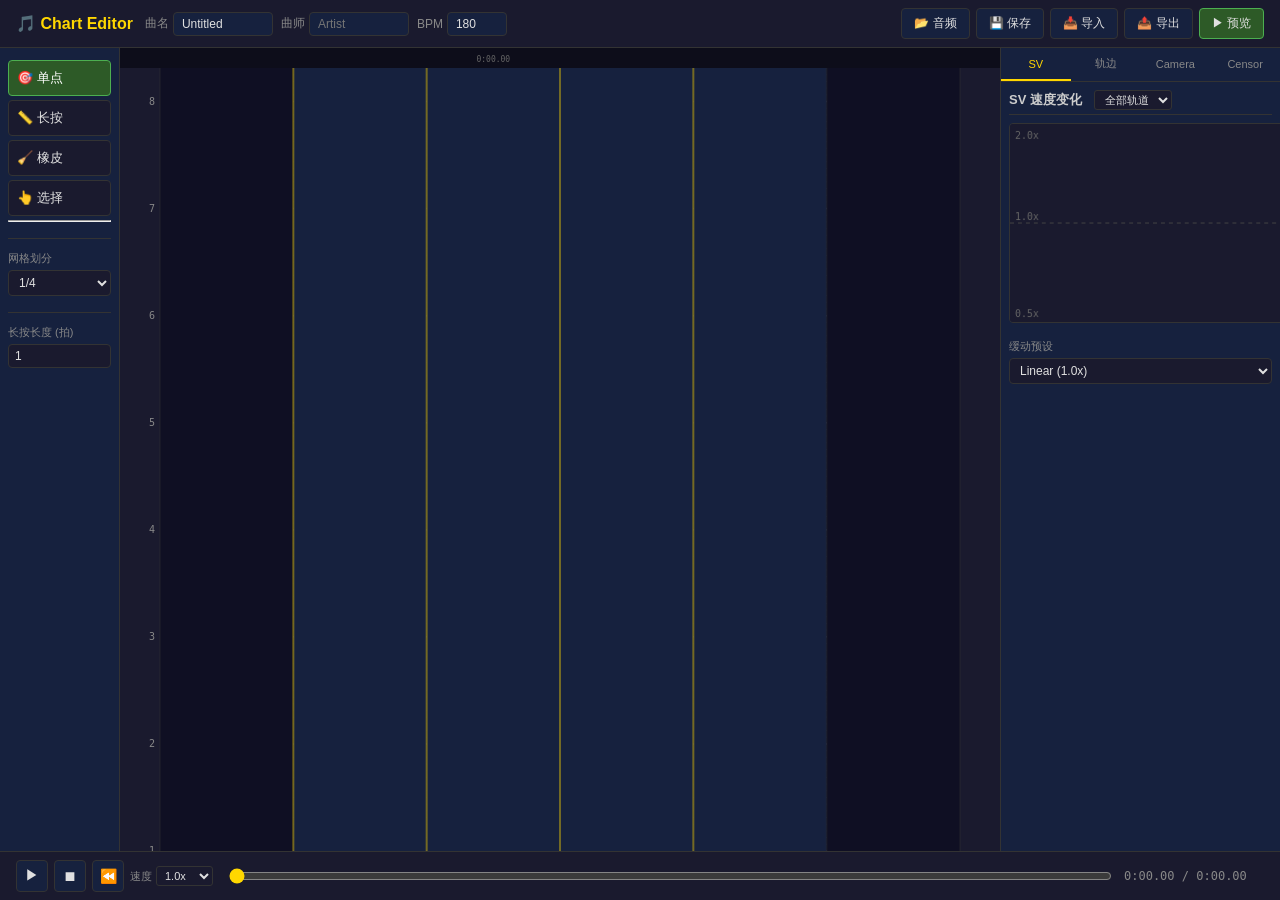
<file: neta-rhythm-game/src/editor/index.html>
<!DOCTYPE html>
<html lang="zh-CN">
<head>
    <meta charset="UTF-8">
    <meta name="viewport" content="width=device-width, initial-scale=1.0">
    <title>Chart Editor - Rhythm Game</title>
    <link rel="stylesheet" href="editor.css">
</head>
<body>
    <div id="app">
        <!-- 顶栏 -->
        <div id="toolbar">
            <div class="toolbar-left">
                <span class="title">🎵 Chart Editor</span>
                <div class="meta-group">
                    <label>曲名 <input type="text" id="song-name" placeholder="Song Name" value="Untitled"></label>
                    <label>曲师 <input type="text" id="song-artist" placeholder="Artist" value=""></label>
                    <label>BPM <input type="number" id="bpm" value="180" min="10" max="999" step="1"></label>
                </div>
            </div>
            <div class="toolbar-right">
                <button id="btn-audio" class="btn" title="上传音频">📂 音频</button>
                <button id="btn-save" class="btn" title="保存谱面">💾 保存</button>
                <button id="btn-load" class="btn" title="导入谱面">📥 导入</button>
                <button id="btn-export" class="btn" title="导出谱面">📤 导出</button>
                <button id="btn-preview" class="btn btn-primary" title="预览">▶ 预览</button>
                <input type="file" id="file-audio" accept="audio/*" hidden>
                <input type="file" id="file-chart" accept=".json,.chart" hidden>
            </div>
        </div>

        <!-- 主编辑区 -->
        <div id="editor-main">
            <!-- 左侧工具栏 -->
            <div id="tools-panel">
                <button class="tool-btn active" data-tool="tap" title="单点">🎯 单点</button>
                <button class="tool-btn" data-tool="hold" title="长按">📏 长按</button>
                <button class="tool-btn" data-tool="erase" title="橡皮">🧹 橡皮</button>
                <button class="tool-btn" data-tool="select" title="选择">👆 选择</button>
                <hr>
                <div class="tool-section">
                    <label>网格划分</label>
                    <select id="snap-division">
                        <option value="1">1/1</option>
                        <option value="2">1/2</option>
                        <option value="3">1/3</option>
                        <option value="4" selected>1/4</option>
                        <option value="5">1/5</option>
                        <option value="6">1/6</option>
                        <option value="8">1/8</option>
                        <option value="12">1/12</option>
                        <option value="16">1/16</option>
                        <option value="custom">自定义</option>
                    </select>
                    <input type="number" id="snap-custom" placeholder="分母" min="1" max="128" hidden>
                </div>
                <div class="tool-section">
                    <label>长按长度 (拍)</label>
                    <input type="number" id="hold-length" value="1" min="0.125" max="16" step="0.125">
                </div>
            </div>

            <!-- 中间：6轨谱面 -->
            <div id="chart-area">
                <canvas id="chart-canvas"></canvas>
                <div id="time-ruler"></div>
            </div>

            <!-- 右侧：SV + 轨边 + Camera -->
            <div id="side-panel">
                <div class="panel-tabs">
                    <button class="panel-tab active" data-panel="sv">SV</button>
                    <button class="panel-tab" data-panel="lanes">轨边</button>
                    <button class="panel-tab" data-panel="camera">Camera</button>
                    <button class="panel-tab" data-panel="censor">Censor</button>
                </div>
                <div class="panel-content active" id="panel-sv">
                    <div class="panel-header">
                        <span>SV 速度变化</span>
                        <select id="sv-lane-select">
                            <option value="all">全部轨道</option>
                            <option value="0">0轨</option>
                            <option value="1">1轨</option>
                            <option value="2">2轨</option>
                            <option value="3">3轨</option>
                            <option value="4">4轨</option>
                            <option value="5">5轨</option>
                        </select>
                    </div>
                    <canvas id="sv-canvas"></canvas>
                    <div class="sv-presets">
                        <label>缓动预设</label>
                        <select id="sv-easing">
                            <option value="linear">Linear (1.0x)</option>
                            <option value="ease-in">Ease In</option>
                            <option value="ease-out">Ease Out</option>
                            <option value="ease-in-out">Ease In-Out</option>
                            <option value="bounce">Bounce</option>
                            <option value="elastic">Elastic</option>
                            <option value="sine-in">Sine In</option>
                            <option value="sine-out">Sine Out</option>
                            <option value="quad-in">Quad In</option>
                            <option value="quad-out">Quad Out</option>
                            <option value="cubic-in">Cubic In</option>
                            <option value="cubic-out">Cubic Out</option>
                            <option value="expo-in">Expo In</option>
                            <option value="expo-out">Expo Out</option>
                            <option value="circ-in">Circ In</option>
                            <option value="circ-out">Circ Out</option>
                            <option value="back-in">Back In</option>
                            <option value="back-out">Back Out</option>
                            <option value="custom">自定义曲线</option>
                        </select>
                    </div>
                </div>
                <div class="panel-content" id="panel-lanes">
                    <div class="panel-header"><span>轨边亮灭控制</span></div>
                    <div id="lane-controls"></div>
                    <div class="lane-edge-grid">
                        <div class="edge-label">边0 (轨0左)</div>
                        <div class="edge-controls" data-edge="0"></div>
                        <div class="edge-label">边1 (轨0-1)</div>
                        <div class="edge-controls" data-edge="1"></div>
                        <div class="edge-label">边2 (轨1-2)</div>
                        <div class="edge-controls" data-edge="2"></div>
                        <div class="edge-label">边3 (轨2-3)</div>
                        <div class="edge-controls" data-edge="3"></div>
                        <div class="edge-label">边4 (轨3-4)</div>
                        <div class="edge-controls" data-edge="4"></div>
                        <div class="edge-label">边5 (轨4-5)</div>
                        <div class="edge-controls" data-edge="5"></div>
                        <div class="edge-label">边6 (轨5右)</div>
                        <div class="edge-controls" data-edge="6"></div>
                    </div>
                </div>
                <div class="panel-content" id="panel-camera">
                    <div class="panel-header"><span>Camera 距离控制</span></div>
                    <canvas id="camera-canvas"></canvas>
                    <div class="camera-info">
                        <label>初始值</label>
                        <input type="number" id="camera-default" value="100" min="10" max="500">
                        <small>值越大 = 视距越远 = 元素越小</small>
                    </div>
                </div>
                <div class="panel-content" id="panel-censor">
                    <div class="panel-header"><span>Censor 黑色晕影</span></div>
                    <div class="censor-controls">
                        <label>方向</label>
                        <select id="censor-direction">
                            <option value="none">无</option>
                            <option value="top">上方</option>
                            <option value="sides">左右两侧</option>
                            <option value="all">四周</option>
                        </select>
                        <label>距离/强度</label>
                        <input type="range" id="censor-distance" min="0" max="100" value="0">
                        <span id="censor-value">0%</span>
                    </div>
                </div>
            </div>
        </div>

        <!-- 底部控制栏 -->
        <div id="bottom-bar">
            <div class="playback-controls">
                <button id="btn-play" class="btn-icon" title="播放/暂停">▶</button>
                <button id="btn-stop" class="btn-icon" title="停止">⏹</button>
                <button id="btn-rewind" class="btn-icon" title="后退">⏪</button>
                <label>速度
                    <select id="playback-speed">
                        <option value="0.25">0.25x</option>
                        <option value="0.5">0.5x</option>
                        <option value="0.75">0.75x</option>
                        <option value="1" selected>1.0x</option>
                        <option value="1.25">1.25x</option>
                        <option value="1.5">1.5x</option>
                        <option value="2">2.0x</option>
                    </select>
                </label>
            </div>
            <div class="timeline">
                <input type="range" id="timeline-scrubber" min="0" max="100" value="0" step="0.01">
                <span id="time-display">0:00.00 / 0:00.00</span>
            </div>
        </div>
    </div>

    <script src="chart.js"></script>
    <script src="editor.js"></script>
</body>
</html>
</file>
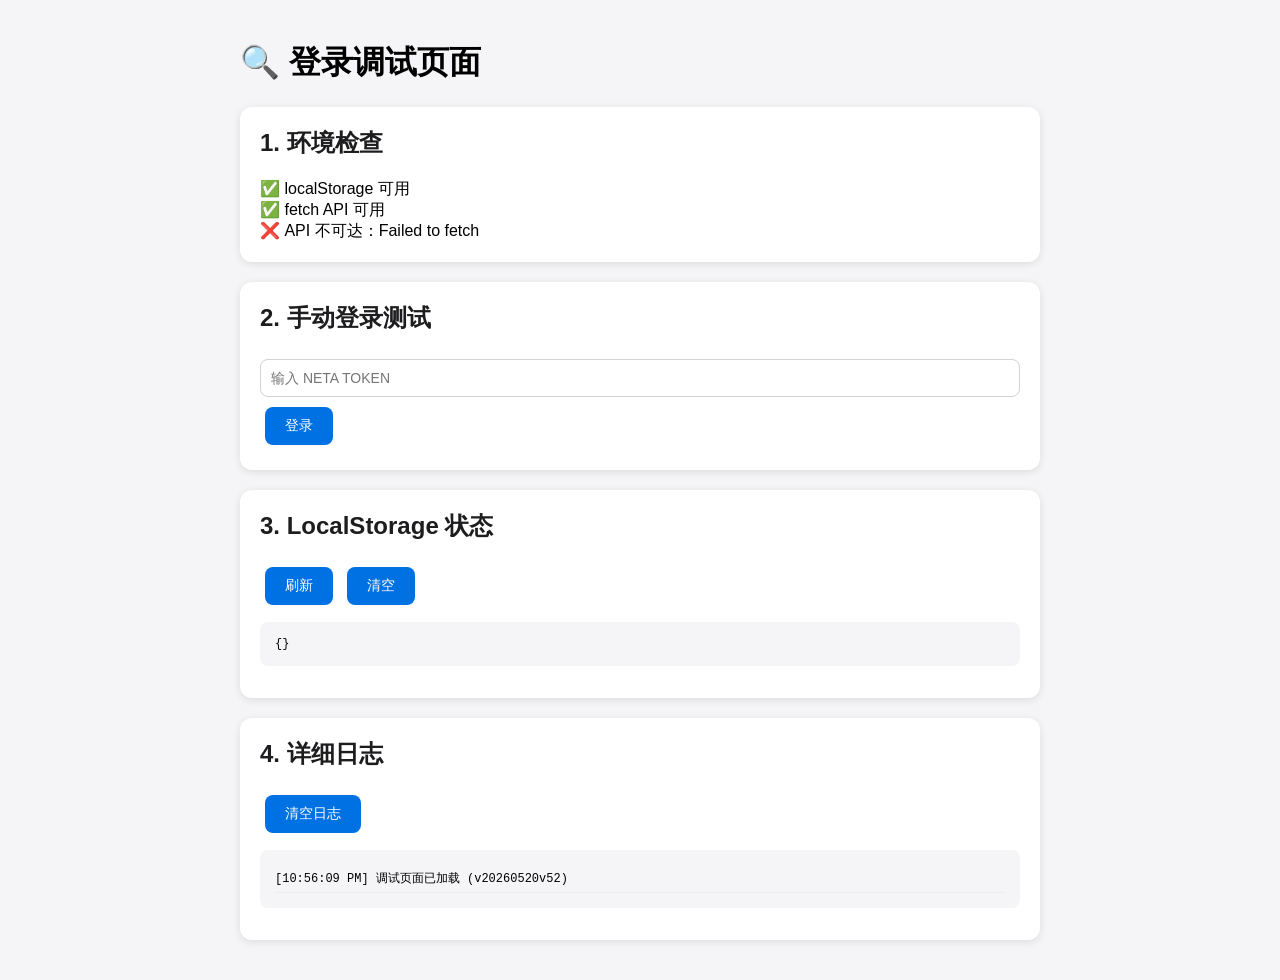
<file: debug-login.html>
<!DOCTYPE html>
<html lang="zh-CN">
<head>
    <meta charset="UTF-8">
    <meta name="viewport" content="width=device-width, initial-scale=1.0">
    <title>登录调试页面</title>
    <style>
        body {
            font-family: -apple-system, BlinkMacSystemFont, 'Segoe UI', Roboto, sans-serif;
            padding: 20px;
            max-width: 800px;
            margin: 0 auto;
            background: #f5f5f7;
        }
        .section {
            background: white;
            border-radius: 12px;
            padding: 20px;
            margin-bottom: 20px;
            box-shadow: 0 2px 8px rgba(0,0,0,0.1);
        }
        h2 { margin-top: 0; color: #1d1d1f; }
        button {
            background: #0071e3;
            color: white;
            border: none;
            padding: 10px 20px;
            border-radius: 8px;
            cursor: pointer;
            margin: 5px;
            font-size: 14px;
        }
        button:hover { background: #0077ed; }
        button:disabled { background: #86868b; cursor: not-allowed; }
        input[type="text"] {
            width: 100%;
            padding: 10px;
            border: 1px solid #d2d2d7;
            border-radius: 8px;
            font-size: 14px;
            box-sizing: border-box;
            margin: 5px 0;
        }
        pre {
            background: #f5f5f7;
            padding: 15px;
            border-radius: 8px;
            overflow-x: auto;
            font-size: 12px;
            max-height: 300px;
            overflow-y: auto;
        }
        .status { padding: 10px; border-radius: 8px; margin: 10px 0; }
        .status.success { background: #d4edda; color: #155724; }
        .status.error { background: #f8d7da; color: #721c24; }
        .status.info { background: #d1ecf1; color: #0c5460; }
        .log-entry { border-bottom: 1px solid #eee; padding: 5px 0; }
        .log-entry.error { color: #dc3545; }
        .log-entry.success { color: #28a745; }
    </style>
</head>
<body>
    <h1>🔍 登录调试页面</h1>
    
    <div class="section">
        <h2>1. 环境检查</h2>
        <div id="env-check">检查中...</div>
    </div>
    
    <div class="section">
        <h2>2. 手动登录测试</h2>
        <input type="text" id="token-input" placeholder="输入 NETA TOKEN">
        <button id="login-btn" onclick="manualLogin()">登录</button>
        <div id="login-status"></div>
    </div>
    
    <div class="section">
        <h2>3. LocalStorage 状态</h2>
        <button onclick="showStorage()">刷新</button>
        <button onclick="clearStorage()">清空</button>
        <pre id="storage-state">加载中...</pre>
    </div>
    
    <div class="section">
        <h2>4. 详细日志</h2>
        <button onclick="clearLog()">清空日志</button>
        <pre id="log-container"></pre>
    </div>

    <script>
        const API_BASE = 'https://api.talesofai.cn';
        const logContainer = document.getElementById('log-container');
        
        // 重写 console
        const originalLog = console.log;
        const originalError = console.error;
        console.log = function(...args) {
            originalLog.apply(console, args);
            addLog(args.join(' '), 'info');
        };
        console.error = function(...args) {
            originalError.apply(console, args);
            addLog(args.join(' '), 'error');
        };
        
        function addLog(message, type = 'info') {
            const entry = document.createElement('div');
            entry.className = `log-entry ${type}`;
            entry.textContent = `[${new Date().toLocaleTimeString()}] ${message}`;
            logContainer.appendChild(entry);
            logContainer.scrollTop = logContainer.scrollHeight;
        }
        
        function checkEnv() {
            const el = document.getElementById('env-check');
            const checks = [];
            
            // 检查 localStorage
            try {
                localStorage.setItem('test', '1');
                localStorage.removeItem('test');
                checks.push('✅ localStorage 可用');
            } catch (e) {
                checks.push('❌ localStorage 不可用：' + e.message);
            }
            
            // 检查 fetch
            if (typeof fetch === 'function') {
                checks.push('✅ fetch API 可用');
            } else {
                checks.push('❌ fetch API 不可用');
            }
            
            // 检查 API 连通性
            fetch(`${API_BASE}/v1/user/`, {
                headers: { 'x-token': 'test', 'x-platform': 'nieta-app/web' }
            }).then(res => {
                checks.push(`✅ API 可达 (HTTP ${res.status})`);
                el.innerHTML = checks.join('<br>');
            }).catch(e => {
                checks.push('❌ API 不可达：' + e.message);
                el.innerHTML = checks.join('<br>');
            });
            
            el.innerHTML = checks.join('<br>');
        }
        
        function showStorage() {
            const storage = {};
            for (let i = 0; i < localStorage.length; i++) {
                const key = localStorage.key(i);
                const value = localStorage.getItem(key);
                if (key.includes('neta')) {
                    storage[key] = key.includes('token') ? value.substring(0, 50) + '...' : value;
                }
            }
            document.getElementById('storage-state').textContent = JSON.stringify(storage, null, 2);
        }
        
        function clearStorage() {
            const keysToRemove = [];
            for (let i = 0; i < localStorage.length; i++) {
                const key = localStorage.key(i);
                if (key.includes('neta')) {
                    keysToRemove.push(key);
                }
            }
            keysToRemove.forEach(key => localStorage.removeItem(key));
            showStorage();
            addLog('已清空 Neta 相关 localStorage', 'success');
        }
        
        function clearLog() {
            logContainer.innerHTML = '';
        }
        
        async function manualLogin() {
            const tokenInput = document.getElementById('token-input');
            const statusEl = document.getElementById('login-status');
            const loginBtn = document.getElementById('login-btn');
            
            const token = tokenInput.value.trim();
            
            if (!token) {
                statusEl.innerHTML = '<div class="status error">请输入 Token</div>';
                addLog('登录失败：Token 为空', 'error');
                return;
            }
            
            loginBtn.disabled = true;
            loginBtn.textContent = '登录中...';
            statusEl.innerHTML = '<div class="status info">正在验证 Token...</div>';
            addLog(`尝试登录，Token 长度：${token.length}`);
            
            try {
                const startTime = Date.now();
                addLog(`发起请求：${API_BASE}/v1/user/`);
                addLog(`请求头：x-token=${token.substring(0, 20)}..., x-platform=nieta-app/web`);
                
                const res = await fetch(`${API_BASE}/v1/user/`, {
                    method: 'GET',
                    headers: { 
                        'x-token': token, 
                        'x-platform': 'nieta-app/web',
                        'Content-Type': 'application/json'
                    },
                    mode: 'cors',
                    credentials: 'omit'
                });
                const endTime = Date.now();
                
                addLog(`API 响应时间：${endTime - startTime}ms`);
                addLog(`API 响应状态：${res.status}`);
                addLog(`CORS 检查：Access-Control-Allow-Origin=${res.headers.get('Access-Control-Allow-Origin')}`);
                
                if (!res.ok) {
                    let errorText = `HTTP ${res.status}`;
                    try {
                        const errorData = await res.json();
                        errorText = errorData.message || errorData.detail || errorText;
                        addLog(`错误详情：${JSON.stringify(errorData)}`, 'error');
                    } catch (e) {
                        addLog(`无法解析错误响应：${e.message}`, 'error');
                    }
                    statusEl.innerHTML = `<div class="status error">登录失败：${errorText}</div>`;
                    loginBtn.disabled = false;
                    loginBtn.textContent = '登录';
                    return;
                }
                
                const data = await res.json();
                addLog(`登录成功，用户数据：${JSON.stringify({id: data.id, name: data.nick_name, uuid: data.uuid})}`, 'success');
                
                if (!data.id || !data.uuid) {
                    statusEl.innerHTML = '<div class="status error">Token 验证失败：数据不完整</div>';
                    addLog('数据不完整', 'error');
                    loginBtn.disabled = false;
                    loginBtn.textContent = '登录';
                    return;
                }
                
                // 保存 Token
                localStorage.setItem('neta_token', token);
                addLog('Token 已保存到 localStorage', 'success');
                
                // 保存账号历史
                const accounts = JSON.parse(localStorage.getItem('neta_accounts') || '[]');
                const exists = accounts.some(acc => acc.token === token);
                if (!exists) {
                    accounts.push({
                        token: token,
                        userId: data.nick_name || data.name,
                        avatar: data.avatar_url || '',
                        addedAt: Date.now()
                    });
                    localStorage.setItem('neta_accounts', JSON.stringify(accounts));
                    addLog('账号已保存到历史', 'success');
                }
                
                statusEl.innerHTML = `<div class="status success">✓ 登录成功！用户：${data.nick_name || data.name}</div>`;
                addLog('登录流程完成', 'success');
                
                showStorage();
                
                loginBtn.disabled = false;
                loginBtn.textContent = '登录';
                
            } catch (error) {
                addLog(`登录异常：${error.message}`, 'error');
                addLog(`堆栈：${error.stack}`, 'error');
                statusEl.innerHTML = `<div class="status error">登录失败：${error.message}</div>`;
                loginBtn.disabled = false;
                loginBtn.textContent = '登录';
            }
        }
        
        // 初始化
        checkEnv();
        showStorage();
        addLog('调试页面已加载 (v20260520v52)');
    </script>
</body>
</html>
</file>
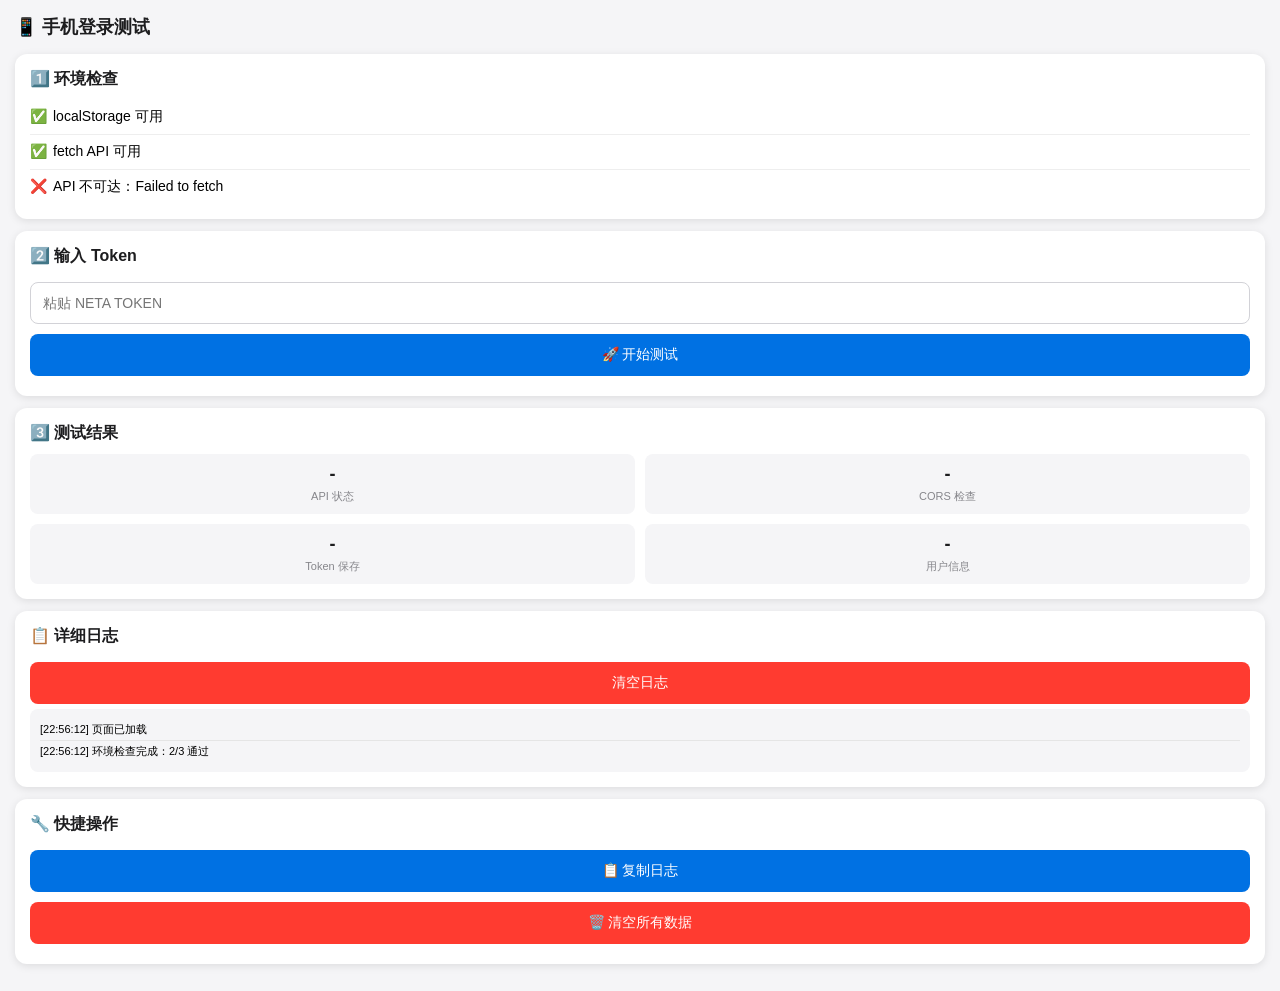
<file: mobile-test.html>
<!DOCTYPE html>
<html lang="zh-CN">
<head>
    <meta charset="UTF-8">
    <meta name="viewport" content="width=device-width, initial-scale=1.0, maximum-scale=1.0, user-scalable=no">
    <title>手机登录测试</title>
    <style>
        * { box-sizing: border-box; -webkit-tap-highlight-color: transparent; }
        body {
            font-family: -apple-system, BlinkMacSystemFont, 'Segoe UI', sans-serif;
            padding: 15px;
            margin: 0;
            background: #f5f5f7;
            font-size: 14px;
        }
        .card {
            background: white;
            border-radius: 12px;
            padding: 15px;
            margin-bottom: 12px;
            box-shadow: 0 2px 8px rgba(0,0,0,0.1);
        }
        h1 { font-size: 18px; margin: 0 0 15px 0; color: #1d1d1f; }
        h2 { font-size: 16px; margin: 0 0 10px 0; color: #1d1d1f; }
        .btn {
            background: #0071e3;
            color: white;
            border: none;
            padding: 12px 20px;
            border-radius: 8px;
            font-size: 14px;
            font-weight: 500;
            width: 100%;
            margin: 5px 0;
            cursor: pointer;
        }
        .btn:active { background: #005bb5; }
        .btn:disabled { background: #86868b; }
        .btn-success { background: #34c759; }
        .btn-danger { background: #ff3b30; }
        input {
            width: 100%;
            padding: 12px;
            border: 1px solid #d2d2d7;
            border-radius: 8px;
            font-size: 14px;
            margin: 5px 0;
            -webkit-appearance: none;
        }
        .status {
            padding: 12px;
            border-radius: 8px;
            margin: 10px 0;
            font-size: 13px;
        }
        .status.success { background: #d4edda; color: #155724; }
        .status.error { background: #f8d7da; color: #721c24; }
        .status.info { background: #d1ecf1; color: #0c5460; }
        .log {
            background: #f5f5f7;
            padding: 10px;
            border-radius: 8px;
            font-size: 11px;
            max-height: 200px;
            overflow-y: auto;
            white-space: pre-wrap;
            word-break: break-all;
        }
        .log-item { padding: 3px 0; border-bottom: 1px solid #e5e5e5; }
        .log-item:last-child { border-bottom: none; }
        .log-item.error { color: #ff3b30; }
        .log-item.success { color: #34c759; }
        .check-item { padding: 8px 0; border-bottom: 1px solid #eee; }
        .check-item:last-child { border-bottom: none; }
        .check-icon { margin-right: 6px; }
        .result-grid { display: grid; grid-template-columns: 1fr 1fr; gap: 10px; }
        .result-box { background: #f5f5f7; padding: 10px; border-radius: 8px; text-align: center; }
        .result-value { font-size: 18px; font-weight: bold; color: #1d1d1f; }
        .result-label { font-size: 11px; color: #86868b; margin-top: 4px; }
    </style>
</head>
<body>
    <h1>📱 手机登录测试</h1>
    
    <div class="card">
        <h2>1️⃣ 环境检查</h2>
        <div id="env-result">检查中...</div>
    </div>
    
    <div class="card">
        <h2>2️⃣ 输入 Token</h2>
        <input type="text" id="token-input" placeholder="粘贴 NETA TOKEN" autocomplete="off">
        <button class="btn" id="test-btn" onclick="runTest()">🚀 开始测试</button>
        <div id="test-status"></div>
    </div>
    
    <div class="card">
        <h2>3️⃣ 测试结果</h2>
        <div class="result-grid">
            <div class="result-box">
                <div class="result-value" id="api-status">-</div>
                <div class="result-label">API 状态</div>
            </div>
            <div class="result-box">
                <div class="result-value" id="cors-status">-</div>
                <div class="result-label">CORS 检查</div>
            </div>
            <div class="result-box">
                <div class="result-value" id="save-status">-</div>
                <div class="result-label">Token 保存</div>
            </div>
            <div class="result-box">
                <div class="result-value" id="user-status">-</div>
                <div class="result-label">用户信息</div>
            </div>
        </div>
    </div>
    
    <div class="card">
        <h2>📋 详细日志</h2>
        <button class="btn btn-danger" onclick="clearLog()">清空日志</button>
        <div class="log" id="log-container"></div>
    </div>
    
    <div class="card">
        <h2>🔧 快捷操作</h2>
        <button class="btn" onclick="copyLog()">📋 复制日志</button>
        <button class="btn btn-danger" onclick="clearAll()">🗑️ 清空所有数据</button>
    </div>

    <script>
        const API_BASE = 'https://api.talesofai.cn';
        const logContainer = document.getElementById('log-container');
        
        function addLog(message, type = 'info') {
            const entry = document.createElement('div');
            entry.className = `log-item ${type}`;
            const time = new Date().toLocaleTimeString('zh-CN', {hour12: false});
            entry.textContent = `[${time}] ${message}`;
            logContainer.appendChild(entry);
            logContainer.scrollTop = logContainer.scrollHeight;
        }
        
        function clearLog() {
            logContainer.innerHTML = '';
            addLog('日志已清空');
        }
        
        function copyLog() {
            const text = logContainer.textContent;
            navigator.clipboard.writeText(text).then(() => {
                showToast('✅ 日志已复制');
            }).catch(() => {
                showToast('❌ 复制失败');
            });
        }
        
        function clearAll() {
            if (confirm('确定要清空所有 Neta 相关数据吗？')) {
                const keys = [];
                for (let i = 0; i < localStorage.length; i++) {
                    const key = localStorage.key(i);
                    if (key.includes('neta')) keys.push(key);
                }
                keys.forEach(key => localStorage.removeItem(key));
                addLog('已清空所有 Neta 数据', 'success');
                showToast('✅ 已清空');
                runEnvCheck();
            }
        }
        
        function showToast(message) {
            const div = document.createElement('div');
            div.style.cssText = 'position:fixed;top:20px;left:50%;transform:translateX(-50%);background:rgba(0,0,0,0.8);color:white;padding:12px 20px;border-radius:8px;z-index:9999;font-size:14px;';
            div.textContent = message;
            document.body.appendChild(div);
            setTimeout(() => div.remove(), 2000);
        }
        
        async function runEnvCheck() {
            const resultEl = document.getElementById('env-result');
            const checks = [];
            let passed = 0;
            
            // localStorage
            try {
                localStorage.setItem('_test', '1');
                localStorage.removeItem('_test');
                checks.push('<div class="check-item"><span class="check-icon">✅</span>localStorage 可用</div>');
                passed++;
            } catch (e) {
                checks.push('<div class="check-item"><span class="check-icon">❌</span>localStorage 不可用</div>');
            }
            
            // fetch
            if (typeof fetch === 'function') {
                checks.push('<div class="check-item"><span class="check-icon">✅</span>fetch API 可用</div>');
                passed++;
            } else {
                checks.push('<div class="check-item"><span class="check-icon">❌</span>fetch API 不可用</div>');
            }
            
            // API 连通性
            try {
                const res = await fetch(`${API_BASE}/`, {method: 'GET', mode: 'cors'});
                checks.push(`<div class="check-item"><span class="check-icon">✅</span>API 可达 (HTTP ${res.status})</div>`);
                passed++;
            } catch (e) {
                checks.push(`<div class="check-item"><span class="check-icon">❌</span>API 不可达：${e.message}</div>`);
            }
            
            resultEl.innerHTML = checks.join('');
            addLog(`环境检查完成：${passed}/3 通过`);
            
            return passed === 3;
        }
        
        async function runTest() {
            const token = document.getElementById('token-input').value.trim();
            const statusEl = document.getElementById('test-status');
            const btn = document.getElementById('test-btn');
            
            if (!token) {
                statusEl.innerHTML = '<div class="status error">请输入 Token</div>';
                addLog('测试失败：Token 为空', 'error');
                return;
            }
            
            btn.disabled = true;
            btn.textContent = '⏳ 测试中...';
            statusEl.innerHTML = '<div class="status info">正在测试...</div>';
            
            // 重置结果
            document.getElementById('api-status').textContent = '-';
            document.getElementById('cors-status').textContent = '-';
            document.getElementById('save-status').textContent = '-';
            document.getElementById('user-status').textContent = '-';
            
            addLog('=== 开始测试 ===');
            addLog(`Token 长度：${token.length}`);
            
            try {
                // 1. API 请求
                const startTime = Date.now();
                addLog('发起 API 请求...');
                
                const res = await fetch(`${API_BASE}/v1/user/`, {
                    method: 'GET',
                    headers: {
                        'x-token': token,
                        'x-platform': 'nieta-app/web',
                        'Content-Type': 'application/json'
                    },
                    mode: 'cors',
                    credentials: 'omit'
                });
                
                const endTime = Date.now();
                const duration = endTime - startTime;
                
                addLog(`API 响应：${res.status} (${duration}ms)`);
                document.getElementById('api-status').textContent = res.status === 200 ? '✅ 200' : `❌ ${res.status}`;
                document.getElementById('api-status').style.color = res.status === 200 ? '#34c759' : '#ff3b30';
                
                // 2. CORS 检查
                const corsHeader = res.headers.get('Access-Control-Allow-Origin');
                addLog(`CORS: ${corsHeader || 'null'}`);
                document.getElementById('cors-status').textContent = corsHeader ? '✅ 通过' : '❌ 失败';
                document.getElementById('cors-status').style.color = corsHeader ? '#34c759' : '#ff3b30';
                
                if (!res.ok) {
                    const errorText = await res.text();
                    addLog(`错误：${errorText}`, 'error');
                    statusEl.innerHTML = `<div class="status error">API 错误：${res.status}</div>`;
                    btn.disabled = false;
                    btn.textContent = '🚀 开始测试';
                    return;
                }
                
                // 3. 解析数据
                const data = await res.json();
                addLog(`用户：${data.nick_name || data.name}`, 'success');
                document.getElementById('user-status').textContent = data.nick_name || data.name;
                document.getElementById('user-status').style.color = '#1d1d1f';
                
                // 4. 保存 Token
                localStorage.setItem('neta_token', token);
                const saved = localStorage.getItem('neta_token');
                addLog(`Token 保存：${saved ? '成功' : '失败'}`, saved ? 'success' : 'error');
                document.getElementById('save-status').textContent = saved ? '✅ 成功' : '❌ 失败';
                document.getElementById('save-status').style.color = saved ? '#34c759' : '#ff3b30';
                
                // 5. 保存账号历史
                const accounts = JSON.parse(localStorage.getItem('neta_accounts') || '[]');
                const exists = accounts.some(acc => acc.token === token);
                if (!exists) {
                    accounts.push({
                        token: token,
                        userId: data.nick_name || data.name,
                        avatar: data.avatar_url || '',
                        addedAt: Date.now()
                    });
                    localStorage.setItem('neta_accounts', JSON.stringify(accounts));
                    addLog('账号已保存到历史', 'success');
                }
                
                statusEl.innerHTML = '<div class="status success">✅ 测试通过！所有功能正常</div>';
                addLog('=== 测试完成 ===', 'success');
                
            } catch (error) {
                addLog(`异常：${error.message}`, 'error');
                statusEl.innerHTML = `<div class="status error">测试失败：${error.message}</div>`;
            }
            
            btn.disabled = false;
            btn.textContent = '🚀 开始测试';
        }
        
        // 初始化
        addLog('页面已加载');
        runEnvCheck();
    </script>
</body>
</html>
</file>
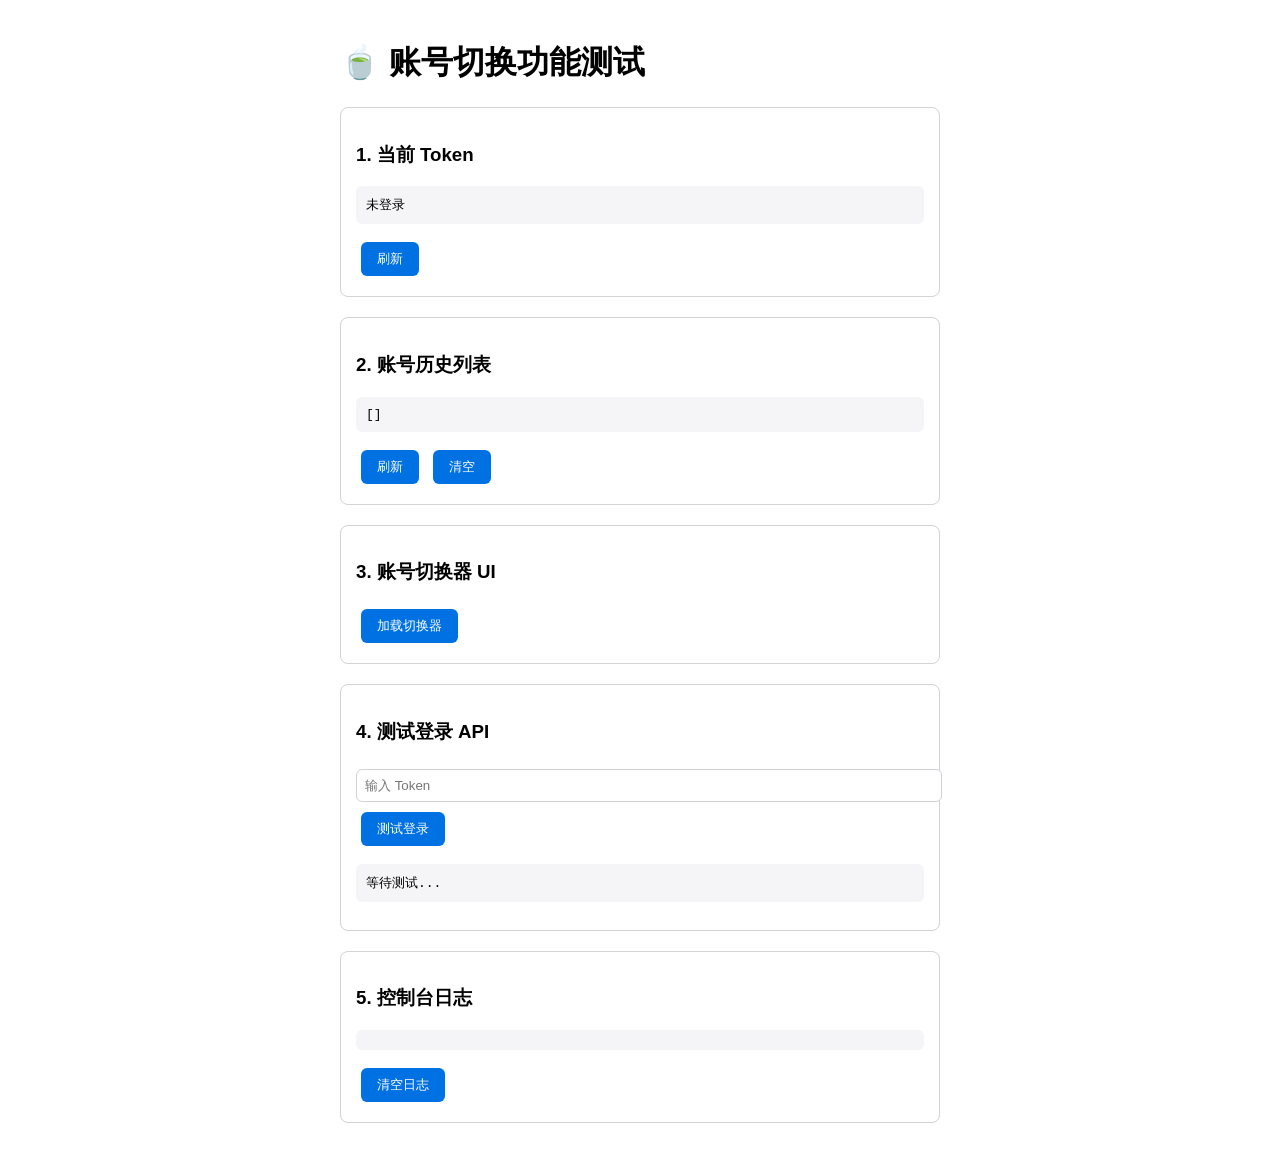
<file: test-accounts.html>
<!DOCTYPE html>
<html lang="zh-CN">
<head>
    <meta charset="UTF-8">
    <meta name="viewport" content="width=device-width, initial-scale=1.0">
    <title>账号切换测试</title>
    <style>
        body {
            font-family: -apple-system, BlinkMacSystemFont, 'Segoe UI', Roboto, sans-serif;
            padding: 20px;
            max-width: 600px;
            margin: 0 auto;
        }
        .test-section {
            border: 1px solid #d2d2d7;
            border-radius: 8px;
            padding: 15px;
            margin-bottom: 20px;
        }
        button {
            background: #0071e3;
            color: white;
            border: none;
            padding: 8px 16px;
            border-radius: 6px;
            cursor: pointer;
            margin: 5px;
        }
        button:hover {
            background: #0077ed;
        }
        pre {
            background: #f5f5f7;
            padding: 10px;
            border-radius: 6px;
            overflow-x: auto;
        }
        .account-switcher {
            display: flex;
            align-items: center;
            gap: 0.5rem;
            margin-bottom: 1rem;
        }
        .account-select {
            flex: 1;
            padding: 0.5rem 0.75rem;
            border: 1px solid #d2d2d7;
            border-radius: 6px;
            font-size: 0.9rem;
            background: #fff;
            color: #1d1d1f;
            cursor: pointer;
        }
    </style>
</head>
<body>
    <h1>🍵 账号切换功能测试</h1>
    
    <div class="test-section">
        <h3>1. 当前 Token</h3>
        <pre id="current-token">加载中...</pre>
        <button onclick="showCurrentToken()">刷新</button>
    </div>
    
    <div class="test-section">
        <h3>2. 账号历史列表</h3>
        <pre id="account-list">加载中...</pre>
        <button onclick="showAccountList()">刷新</button>
        <button onclick="clearAccountList()">清空</button>
    </div>
    
    <div class="test-section">
        <h3>3. 账号切换器 UI</h3>
        <div id="account-switcher" class="account-switcher" style="display:none">
            <label class="account-label">选择账号：</label>
            <select id="account-select" class="account-select"></select>
        </div>
        <button onclick="loadAccountHistory()">加载切换器</button>
    </div>
    
    <div class="test-section">
        <h3>4. 测试登录 API</h3>
        <input type="text" id="test-token" placeholder="输入 Token" style="width:100%;padding:8px;margin:5px 0;border:1px solid #d2d2d7;border-radius:6px;">
        <button onclick="testLogin()">测试登录</button>
        <pre id="login-result">等待测试...</pre>
    </div>
    
    <div class="test-section">
        <h3>5. 控制台日志</h3>
        <pre id="console-log" style="max-height:200px;overflow-y:auto;"></pre>
        <button onclick="clearLog()">清空日志</button>
    </div>

    <script>
        const API_BASE = 'https://api.talesofai.cn';
        
        // 重写 console.log 以显示在页面上
        const originalLog = console.log;
        const logEl = document.getElementById('console-log');
        console.log = function(...args) {
            originalLog.apply(console, args);
            const msg = args.join(' ');
            logEl.textContent += msg + '\n';
            logEl.scrollTop = logEl.scrollHeight;
        };
        
        function getToken() {
            return localStorage.getItem('neta_token');
        }
        
        function saveAccountToHistory(token) {
            const accounts = JSON.parse(localStorage.getItem('neta_accounts') || '[]');
            const exists = accounts.some(acc => acc.token === token);
            if (!exists) {
                accounts.push({
                    token: token,
                    userId: token.substring(0, 8) + '...',
                    avatar: '',
                    addedAt: Date.now()
                });
                localStorage.setItem('neta_accounts', JSON.stringify(accounts));
            }
        }
        
        function getAccountHistory() {
            return JSON.parse(localStorage.getItem('neta_accounts') || '[]');
        }
        
        function showCurrentToken() {
            const token = getToken();
            document.getElementById('current-token').textContent = token 
                ? token.substring(0, 20) + '... (长度:' + token.length + ')'
                : '未登录';
        }
        
        function showAccountList() {
            const accounts = getAccountHistory();
            document.getElementById('account-list').textContent = JSON.stringify(accounts, null, 2);
        }
        
        function clearAccountList() {
            localStorage.removeItem('neta_accounts');
            showAccountList();
            console.log('已清空账号历史');
        }
        
        function loadAccountHistory() {
            const accountSwitcher = document.getElementById('account-switcher');
            const accountSelect = document.getElementById('account-select');
            
            const accounts = getAccountHistory();
            console.log('账号历史:', accounts);
            
            if (accounts.length > 0) {
                accountSwitcher.style.display = 'flex';
                accountSelect.innerHTML = '<option value="">-- 选择账号 --</option>';
                
                accounts.forEach(acc => {
                    const option = document.createElement('option');
                    option.value = acc.token;
                    const avatarHtml = acc.avatar ? `<img src="${acc.avatar}" style="width:20px;height:20px;border-radius:50%;vertical-align:middle;margin-right:6px;">` : '';
                    const userId = acc.userId || acc.token.substring(0, 8) + '...';
                    option.innerHTML = `${avatarHtml}${userId}`;
                    accountSelect.appendChild(option);
                });
                
                const currentToken = getToken();
                if (currentToken) {
                    accountSelect.value = currentToken;
                }
                
                console.log('账号切换器已加载，共', accounts.length, '个账号');
            } else {
                accountSwitcher.style.display = 'none';
                console.log('账号历史为空');
            }
        }
        
        async function testLogin() {
            const tokenInput = document.getElementById('test-token');
            const resultEl = document.getElementById('login-result');
            const token = tokenInput.value.trim();
            
            if (!token) {
                resultEl.textContent = '请输入 Token';
                return;
            }
            
            resultEl.textContent = '登录中...';
            console.log('尝试登录，Token 长度:', token.length);
            
            try {
                const res = await fetch(`${API_BASE}/v1/user/`, {
                    headers: {
                        'x-token': token,
                        'x-platform': 'nieta-app/web'
                    }
                });
                
                console.log('API 响应状态:', res.status);
                
                if (!res.ok) {
                    throw new Error(`HTTP ${res.status}`);
                }
                
                const data = await res.json();
                console.log('登录成功，用户:', data.nick_name || data.name);
                
                // 保存账号
                localStorage.setItem('neta_token', token);
                saveAccountToHistory(token);
                
                resultEl.textContent = `✓ 登录成功\n用户：${data.nick_name || data.name}\nID: ${data.id}\nUUID: ${data.uuid}`;
                
                // 刷新显示
                showCurrentToken();
                showAccountList();
                loadAccountHistory();
                
            } catch (error) {
                console.error('登录失败:', error);
                resultEl.textContent = '✗ 登录失败：' + error.message;
            }
        }
        
        function clearLog() {
            logEl.textContent = '';
        }
        
        // 初始化
        showCurrentToken();
        showAccountList();
    </script>
</body>
</html>
</file>
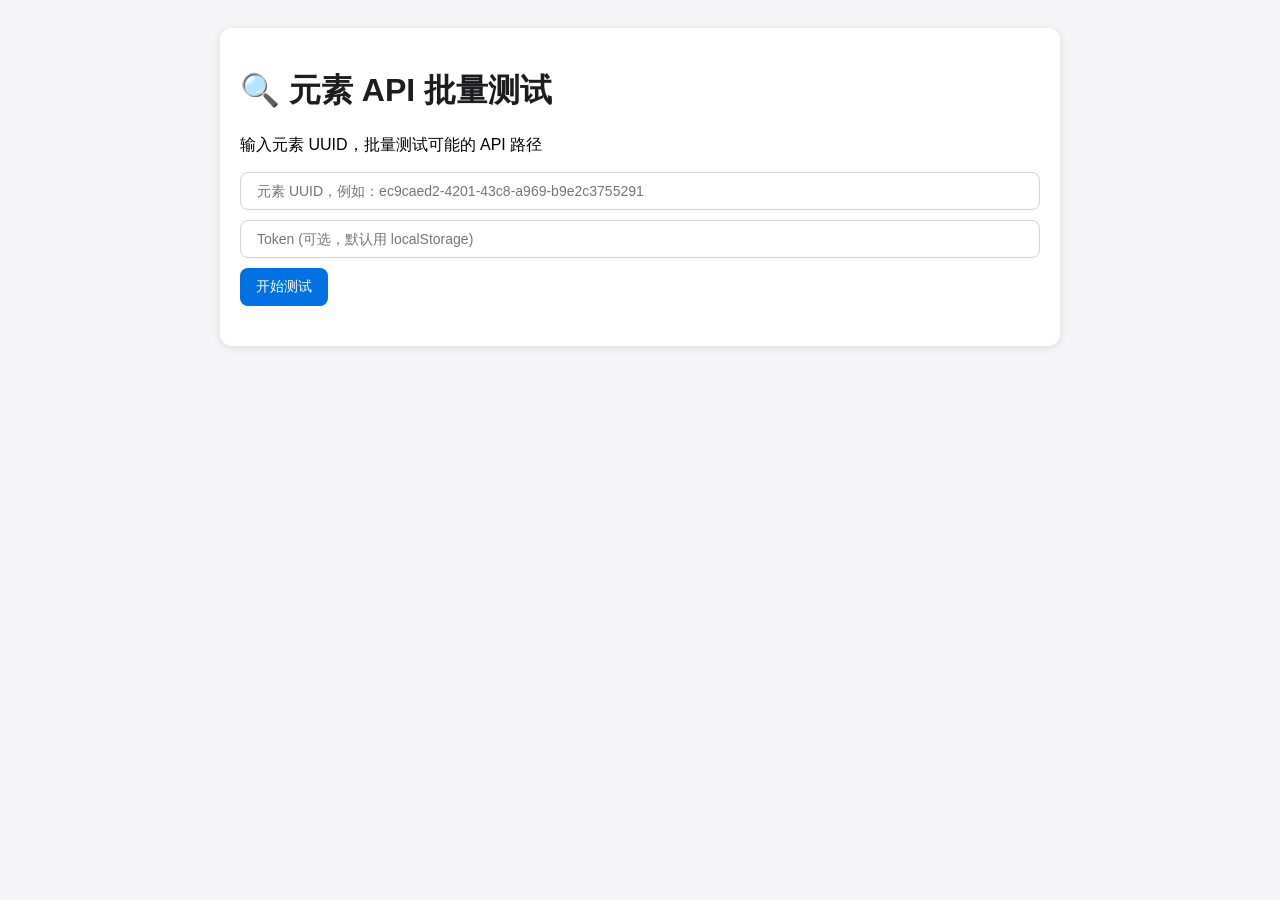
<file: test-element-api.html>
<!DOCTYPE html>
<html>
<head>
    <meta charset="UTF-8">
    <title>元素 API 批量测试</title>
    <style>
        body { font-family: sans-serif; padding: 20px; background: #f5f5f7; }
        .container { max-width: 800px; margin: 0 auto; background: white; padding: 20px; border-radius: 12px; box-shadow: 0 2px 8px rgba(0,0,0,0.1); }
        h1 { color: #1d1d1f; }
        input, button { padding: 10px 16px; font-size: 14px; border-radius: 8px; border: 1px solid #d2d2d7; }
        input { width: 100%; box-sizing: border-box; margin-bottom: 10px; }
        button { background: #0071e3; color: white; border: none; cursor: pointer; }
        button:hover { background: #0077ed; }
        button:disabled { background: #86868b; cursor: not-allowed; }
        .result { margin-top: 20px; }
        .result-item { padding: 12px; margin: 8px 0; border-radius: 8px; background: #f5f5f7; }
        .result-item.success { background: #d4edda; border-left: 4px solid #28a745; }
        .result-item.error { background: #f8d7da; border-left: 4px solid #dc3545; }
        .url { font-family: monospace; font-size: 12px; word-break: break-all; color: #1d1d1f; }
        .status { font-weight: 600; margin-bottom: 4px; }
        .status.ok { color: #28a745; }
        .status.fail { color: #dc3545; }
        pre { background: #1d1d1f; color: #f5f5f7; padding: 12px; border-radius: 8px; overflow-x: auto; font-size: 12px; max-height: 300px; overflow-y: auto; }
        .copy-btn { background: #34c759; margin-top: 8px; }
    </style>
</head>
<body>
    <div class="container">
        <h1>🔍 元素 API 批量测试</h1>
        <p>输入元素 UUID，批量测试可能的 API 路径</p>
        
        <input type="text" id="element-uuid" placeholder="元素 UUID，例如：ec9caed2-4201-43c8-a969-b9e2c3755291">
        <input type="text" id="token" placeholder="Token (可选，默认用 localStorage)">
        <button onclick="testAPIs()" id="test-btn">开始测试</button>
        
        <div class="result" id="results"></div>
    </div>

    <script>
        const API_PATHS = [
            // /profile 变体
            '/v2/travel/parent/{uuid}/profile',
            '/v2/travel/parent/{uuid}/detail',
            '/v1/travel/parent/{uuid}/profile',
            '/v1/travel/parent/{uuid}/detail',
            
            // /traits 相关
            '/v2/travel/parent/{uuid}/traits',
            '/v1/travel/parent/{uuid}/traits',
            '/v2/travel/parent/{uuid}/prompts',
            '/v1/travel/parent/{uuid}/prompts',
            
            // /config 相关
            '/v2/travel/parent/{uuid}/config',
            '/v1/travel/parent/{uuid}/config',
            '/v2/travel/parent/{uuid}/config/traits',
            '/v1/travel/parent/{uuid}/config/traits',
            
            // /vtoken 相关
            '/v1/oc_vtoken/{uuid}',
            '/v1/travel/vtoken/{uuid}',
            '/v2/travel/parent/{uuid}/vtoken',
            '/v1/travel/parent/{uuid}/vtoken',
            
            // 直接访问
            '/v2/travel/parent/{uuid}',
            '/v1/travel/parent/{uuid}',
            '/v1/elementum/{uuid}',
            '/v1/elementum/{uuid}/detail',
            
            // owner_tc_uuid 相关（需要先获取 profile 中的 owner_tc_uuid）
            '/v2/travel/parent/{tc_uuid}',
            '/v1/travel/parent/{tc_uuid}',
            '/v1/travel/{tc_uuid}',
            '/v1/oc_vtoken/{tc_uuid}',
            '/v1/travel/vtoken/{tc_uuid}',
        ];

        function getToken() {
            const input = document.getElementById('token').value.trim();
            if (input) return input;
            return localStorage.getItem('neta_token') || '';
        }

        async function testAPIs() {
            const uuid = document.getElementById('element-uuid').value.trim();
            const token = getToken();
            const resultsEl = document.getElementById('results');
            const btn = document.getElementById('test-btn');

            if (!uuid) {
                alert('请输入元素 UUID');
                return;
            }

            if (!token) {
                alert('请输入 Token 或在工具页登录');
                return;
            }

            btn.disabled = true;
            btn.textContent = '测试中...';
            resultsEl.innerHTML = '';

            let tcUuid = null;

            for (const path of API_PATHS) {
                const url = path.replace('{uuid}', uuid);
                const fullUrl = `https://api.talesofai.cn${url}`;

                const itemEl = document.createElement('div');
                itemEl.className = 'result-item';
                itemEl.innerHTML = `<div class="url">📡 ${url}</div><div class="status">⏳ 测试中...</div>`;
                resultsEl.appendChild(itemEl);

                try {
                    const res = await fetch(fullUrl, {
                        headers: {
                            'x-token': token,
                            'x-platform': 'nieta-app/web'
                        }
                    });

                    const data = await res.json();

                    if (res.ok && !data.detail) {
                        itemEl.className = 'result-item success';
                        itemEl.innerHTML = `
                            <div class="url">✅ ${url}</div>
                            <div class="status ok">成功！</div>
                            <pre>${JSON.stringify(data, null, 2)}</pre>
                            <button class="copy-btn" onclick="copyJson('${JSON.stringify(data, null, 2)}')">复制 JSON</button>
                        `;

                        // 如果是 profile，记录 tc_uuid 用于后续测试
                        if (path.includes('/profile') && data.owner_tc_uuid) {
                            tcUuid = data.owner_tc_uuid;
                            console.log('找到 owner_tc_uuid:', tcUuid);
                        }
                    } else {
                        itemEl.className = 'result-item error';
                        itemEl.innerHTML = `
                            <div class="url">❌ ${url}</div>
                            <div class="status fail">失败</div>
                            <pre>${JSON.stringify(data, null, 2)}</pre>
                        `;
                    }
                } catch (e) {
                    itemEl.className = 'result-item error';
                    itemEl.innerHTML = `
                        <div class="url">❌ ${url}</div>
                        <div class="status fail">错误：${e.message}</div>
                    `;
                }

                // 延迟一下，避免请求太快
                await new Promise(r => setTimeout(r, 200));
            }

            // 如果有 tc_uuid，测试 tc 相关的 API
            if (tcUuid) {
                const tcPaths = API_PATHS.filter(p => p.includes('{tc_uuid}'));
                for (const path of tcPaths) {
                    const url = path.replace('{tc_uuid}', tcUuid);
                    const fullUrl = `https://api.talesofai.cn${url}`;

                    const itemEl = document.createElement('div');
                    itemEl.className = 'result-item';
                    itemEl.innerHTML = `<div class="url">📡 ${url} (tc)</div><div class="status">⏳ 测试中...</div>`;
                    resultsEl.appendChild(itemEl);

                    try {
                        const res = await fetch(fullUrl, {
                            headers: {
                                'x-token': token,
                                'x-platform': 'nieta-app/web'
                            }
                        });

                        const data = await res.json();

                        if (res.ok && !data.detail) {
                            itemEl.className = 'result-item success';
                            itemEl.innerHTML = `
                                <div class="url">✅ ${url} (tc)</div>
                                <div class="status ok">成功！</div>
                                <pre>${JSON.stringify(data, null, 2)}</pre>
                                <button class="copy-btn" onclick="copyJson('${JSON.stringify(data, null, 2)}')">复制 JSON</button>
                            `;
                        } else {
                            itemEl.className = 'result-item error';
                            itemEl.innerHTML = `
                                <div class="url">❌ ${url} (tc)</div>
                                <div class="status fail">失败</div>
                                <pre>${JSON.stringify(data, null, 2)}</pre>
                            `;
                        }
                    } catch (e) {
                        itemEl.className = 'result-item error';
                        itemEl.innerHTML = `
                            <div class="url">❌ ${url} (tc)</div>
                            <div class="status fail">错误：${e.message}</div>
                        `;
                    }

                    await new Promise(r => setTimeout(r, 200));
                }
            }

            btn.disabled = false;
            btn.textContent = '开始测试';
        }

        function copyJson(text) {
            navigator.clipboard.writeText(text).then(() => {
                alert('已复制 JSON');
            });
        }
    </script>
</body>
</html>
</file>
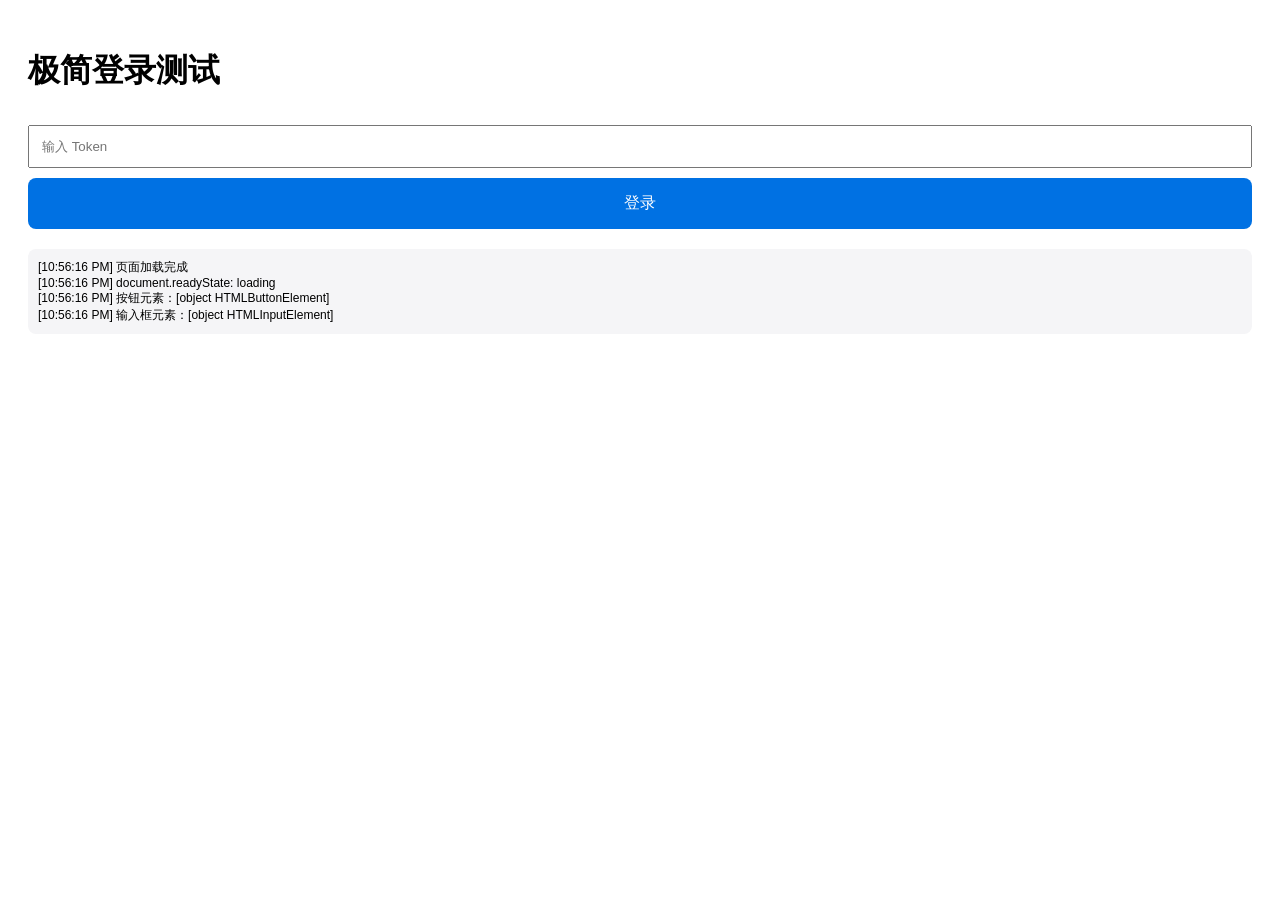
<file: test-simple.html>
<!DOCTYPE html>
<html lang="zh-CN">
<head>
    <meta charset="UTF-8">
    <meta name="viewport" content="width=device-width, initial-scale=1.0">
    <title>极简登录测试</title>
    <style>
        body { font-family: sans-serif; padding: 20px; }
        input { width: 100%; padding: 12px; margin: 10px 0; box-sizing: border-box; }
        button { width: 100%; padding: 15px; background: #0071e3; color: white; border: none; border-radius: 8px; font-size: 16px; }
        #log { background: #f5f5f7; padding: 10px; margin-top: 20px; border-radius: 8px; font-size: 12px; white-space: pre-wrap; }
    </style>
</head>
<body>
    <h1>极简登录测试</h1>
    <input type="text" id="token-input" placeholder="输入 Token">
    <button id="login-btn" onclick="doLogin()">登录</button>
    <div id="log"></div>

    <script>
        const logEl = document.getElementById('log');
        function log(msg) {
            const time = new Date().toLocaleTimeString();
            logEl.textContent += `[${time}] ${msg}\n`;
            console.log(msg);
        }
        
        log('页面加载完成');
        log('document.readyState: ' + document.readyState);
        log('按钮元素：' + document.getElementById('login-btn'));
        log('输入框元素：' + document.getElementById('token-input'));
        
        function doLogin() {
            log('=== 点击登录按钮 ===');
            const token = document.getElementById('token-input').value.trim();
            log('Token: ' + (token ? token.substring(0, 20) + '...' : '空'));
            
            if (!token) {
                log('错误：Token 为空');
                return;
            }
            
            log('发起请求...');
            fetch('https://api.talesofai.cn/v1/user/', {
                method: 'GET',
                headers: {
                    'x-token': token,
                    'x-platform': 'nieta-app/web'
                }
            })
            .then(res => {
                log('响应状态：' + res.status);
                return res.json();
            })
            .then(data => {
                log('登录成功！用户：' + (data.nick_name || data.name));
                localStorage.setItem('neta_token', token);
                log('Token 已保存');
            })
            .catch(err => {
                log('错误：' + err.message);
            });
        }
    </script>
</body>
</html>
</file>
<file: neta-rhythm-game/src/editor/editor.css>
/* editor.css - 制谱器样式 */

* {
    margin: 0;
    padding: 0;
    box-sizing: border-box;
}

body {
    font-family: 'Segoe UI', 'Microsoft YaHei', sans-serif;
    background: #0d0d1a;
    color: #e0e0e0;
    overflow: hidden;
    height: 100vh;
}

#app {
    display: flex;
    flex-direction: column;
    height: 100vh;
}

/* 顶栏 */
#toolbar {
    display: flex;
    justify-content: space-between;
    align-items: center;
    padding: 8px 16px;
    background: #1a1a2e;
    border-bottom: 1px solid #333;
    gap: 12px;
}

.toolbar-left {
    display: flex;
    align-items: center;
    gap: 12px;
}

.toolbar-left .title {
    font-size: 16px;
    font-weight: bold;
    color: #ffd700;
}

.meta-group {
    display: flex;
    gap: 8px;
    align-items: center;
}

.meta-group label {
    font-size: 12px;
    color: #888;
    display: flex;
    align-items: center;
    gap: 4px;
}

.meta-group input {
    background: #16213e;
    border: 1px solid #333;
    color: #e0e0e0;
    padding: 4px 8px;
    border-radius: 4px;
    font-size: 12px;
}

.meta-group input[type="text"] { width: 100px; }
.meta-group input[type="number"] { width: 60px; }

.toolbar-right {
    display: flex;
    gap: 6px;
}

.btn {
    background: #16213e;
    color: #e0e0e0;
    border: 1px solid #333;
    padding: 6px 12px;
    border-radius: 4px;
    cursor: pointer;
    font-size: 12px;
    transition: background 0.2s;
}

.btn:hover { background: #1a1a3e; }

.btn-primary {
    background: #2d5a27;
    border-color: #4caf50;
}

.btn-primary:hover { background: #3d6a37; }

/* 主编辑区 */
#editor-main {
    display: flex;
    flex: 1;
    overflow: hidden;
}

/* 左侧工具栏 */
#tools-panel {
    width: 120px;
    background: #16213e;
    padding: 12px 8px;
    display: flex;
    flex-direction: column;
    gap: 4px;
    border-right: 1px solid #333;
}

.tool-btn {
    background: #1a1a2e;
    color: #e0e0e0;
    border: 1px solid #333;
    padding: 8px;
    border-radius: 4px;
    cursor: pointer;
    font-size: 13px;
    text-align: left;
    transition: all 0.15s;
}

.tool-btn:hover { background: #2a2a4e; }

.tool-btn.active {
    background: #2d5a27;
    border-color: #4caf50;
    color: #fff;
}

.tool-section {
    margin-top: 12px;
    padding-top: 12px;
    border-top: 1px solid #333;
}

.tool-section label {
    font-size: 11px;
    color: #888;
    display: block;
    margin-bottom: 4px;
}

.tool-section input,
.tool-section select {
    width: 100%;
    background: #1a1a2e;
    border: 1px solid #333;
    color: #e0e0e0;
    padding: 4px 6px;
    border-radius: 4px;
    font-size: 12px;
}

/* 中间：谱面区 */
#chart-area {
    flex: 1;
    position: relative;
    overflow: hidden;
}

#chart-canvas {
    width: 100%;
    height: 100%;
    cursor: crosshair;
}

/* 右侧面板 */
#side-panel {
    width: 280px;
    background: #16213e;
    border-left: 1px solid #333;
    display: flex;
    flex-direction: column;
}

.panel-tabs {
    display: flex;
    border-bottom: 1px solid #333;
}

.panel-tab {
    flex: 1;
    background: transparent;
    color: #888;
    border: none;
    padding: 8px 4px;
    font-size: 11px;
    cursor: pointer;
    border-bottom: 2px solid transparent;
    transition: all 0.15s;
}

.panel-tab:hover { color: #e0e0e0; }

.panel-tab.active {
    color: #ffd700;
    border-bottom-color: #ffd700;
}

.panel-content {
    display: none;
    padding: 8px;
    flex: 1;
    overflow-y: auto;
}

.panel-content.active { display: block; }

.panel-header {
    font-size: 13px;
    font-weight: bold;
    color: #ccc;
    margin-bottom: 8px;
    padding-bottom: 4px;
    border-bottom: 1px solid #333;
}

.panel-header select {
    background: #1a1a2e;
    color: #e0e0e0;
    border: 1px solid #333;
    padding: 2px 6px;
    border-radius: 3px;
    font-size: 11px;
    margin-left: 8px;
}

#sv-canvas, #camera-canvas {
    width: 100%;
    cursor: pointer;
    border: 1px solid #333;
    border-radius: 4px;
}

.sv-presets, .camera-info, .censor-controls {
    margin-top: 12px;
}

.sv-presets label, .camera-info label, .censor-controls label {
    font-size: 11px;
    color: #888;
    display: block;
    margin-bottom: 4px;
}

.sv-presets select, .camera-info input {
    width: 100%;
    background: #1a1a2e;
    color: #e0e0e0;
    border: 1px solid #333;
    padding: 4px 6px;
    border-radius: 4px;
    font-size: 12px;
}

.censor-controls select, .censor-controls input {
    width: 100%;
    background: #1a1a2e;
    color: #e0e0e0;
    border: 1px solid #333;
    padding: 4px 6px;
    border-radius: 4px;
    font-size: 12px;
    margin-bottom: 8px;
}

.camera-info small {
    font-size: 10px;
    color: #666;
    display: block;
    margin-top: 4px;
}

/* 轨边控制网格 */
.lane-edge-grid {
    display: grid;
    grid-template-columns: 100px 1fr;
    gap: 4px;
    align-items: center;
}

.edge-label {
    font-size: 10px;
    color: #666;
}

.edge-controls {
    display: flex;
    gap: 4px;
    align-items: center;
}

.edge-controls button {
    background: #1a1a2e;
    color: #888;
    border: 1px solid #333;
    padding: 2px 8px;
    border-radius: 3px;
    font-size: 10px;
    cursor: pointer;
}

.edge-controls button.active {
    background: #ffd700;
    color: #000;
    border-color: #ffd700;
}

/* 底部控制栏 */
#bottom-bar {
    display: flex;
    align-items: center;
    padding: 8px 16px;
    background: #1a1a2e;
    border-top: 1px solid #333;
    gap: 16px;
}

.playback-controls {
    display: flex;
    align-items: center;
    gap: 6px;
}

.btn-icon {
    background: #16213e;
    color: #e0e0e0;
    border: 1px solid #333;
    width: 32px;
    height: 32px;
    border-radius: 4px;
    cursor: pointer;
    font-size: 14px;
    display: flex;
    align-items: center;
    justify-content: center;
    transition: background 0.15s;
}

.btn-icon:hover { background: #2a2a4e; }

.playback-controls label {
    font-size: 11px;
    color: #888;
    display: flex;
    align-items: center;
    gap: 4px;
}

.playback-controls select {
    background: #1a1a2e;
    color: #e0e0e0;
    border: 1px solid #333;
    padding: 2px 4px;
    border-radius: 3px;
    font-size: 11px;
}

.timeline {
    flex: 1;
    display: flex;
    align-items: center;
    gap: 12px;
}

#timeline-scrubber {
    flex: 1;
    accent-color: #ffd700;
}

#time-display {
    font-family: monospace;
    font-size: 12px;
    color: #888;
    min-width: 140px;
}

/* 滚动条 */
::-webkit-scrollbar { width: 6px; }
::-webkit-scrollbar-track { background: #0d0d1a; }
::-webkit-scrollbar-thumb { background: #333; border-radius: 3px; }
::-webkit-scrollbar-thumb:hover { background: #555; }
</file>
